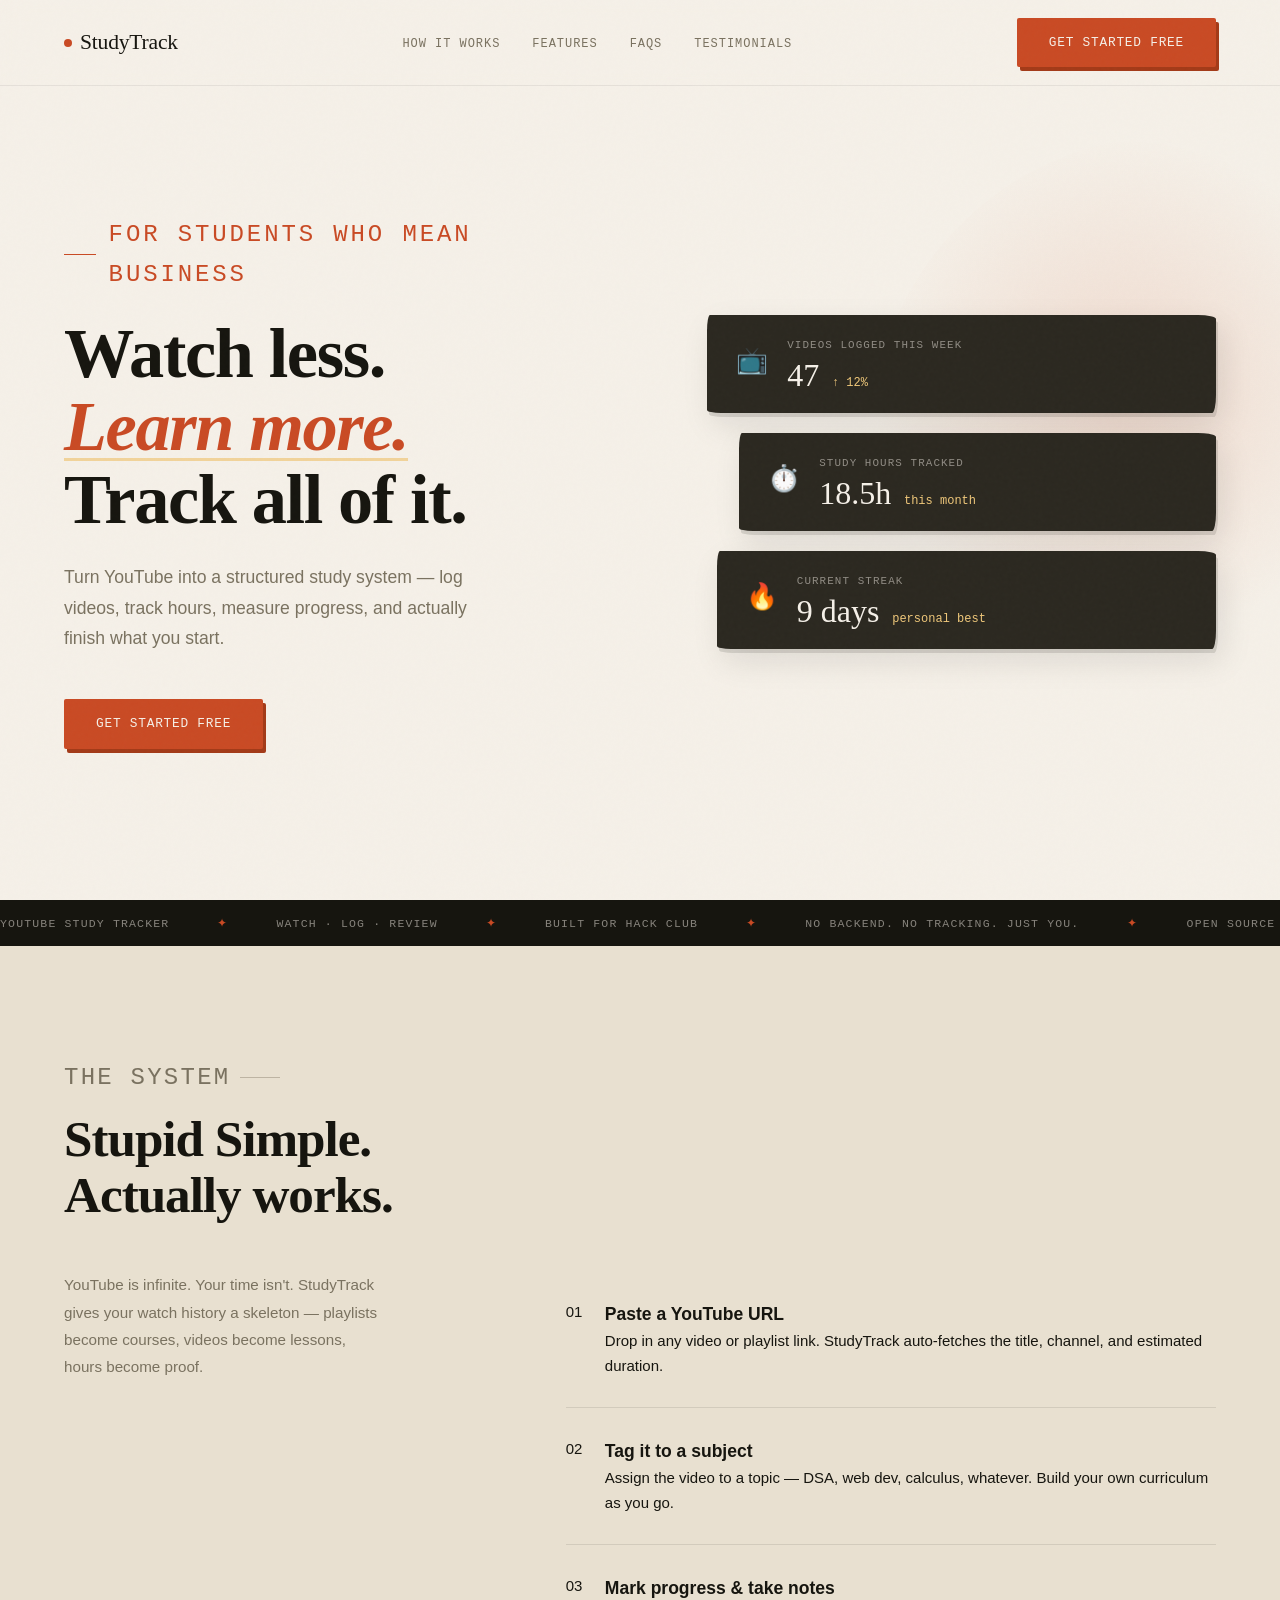
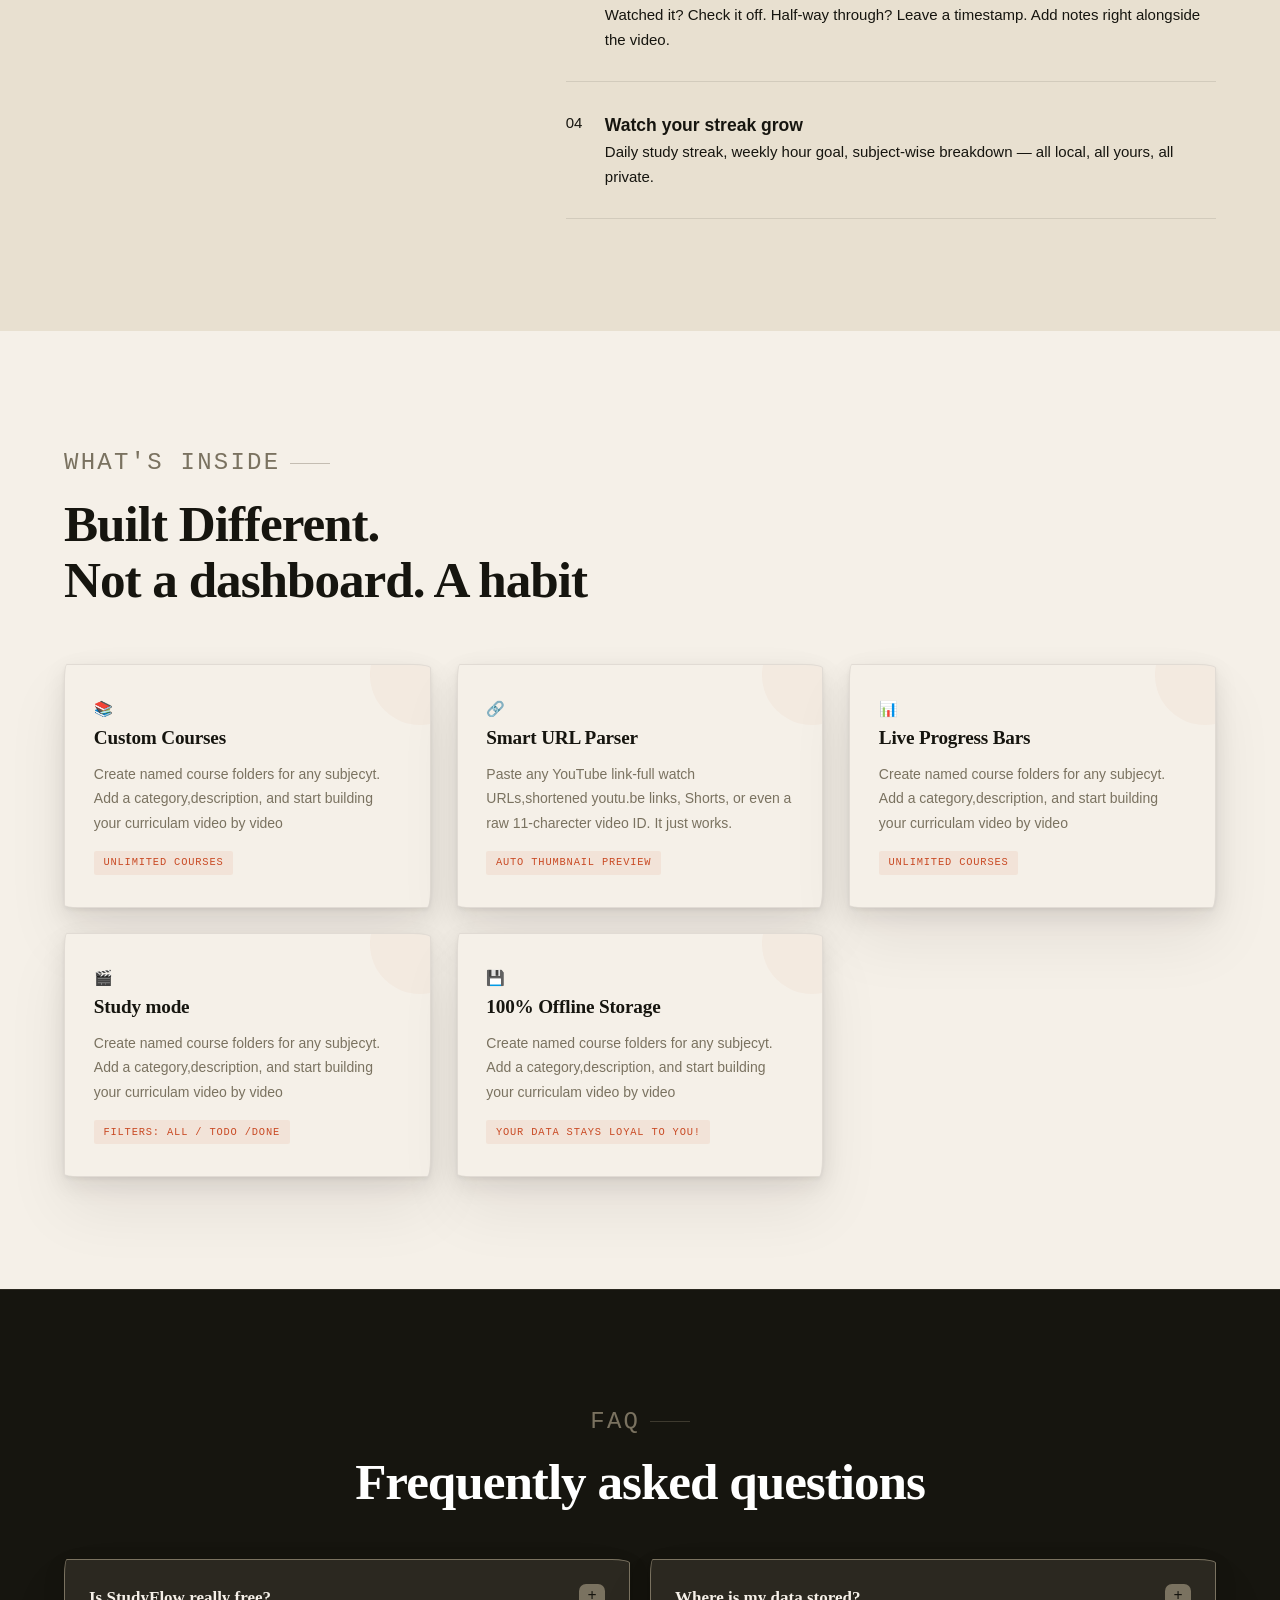
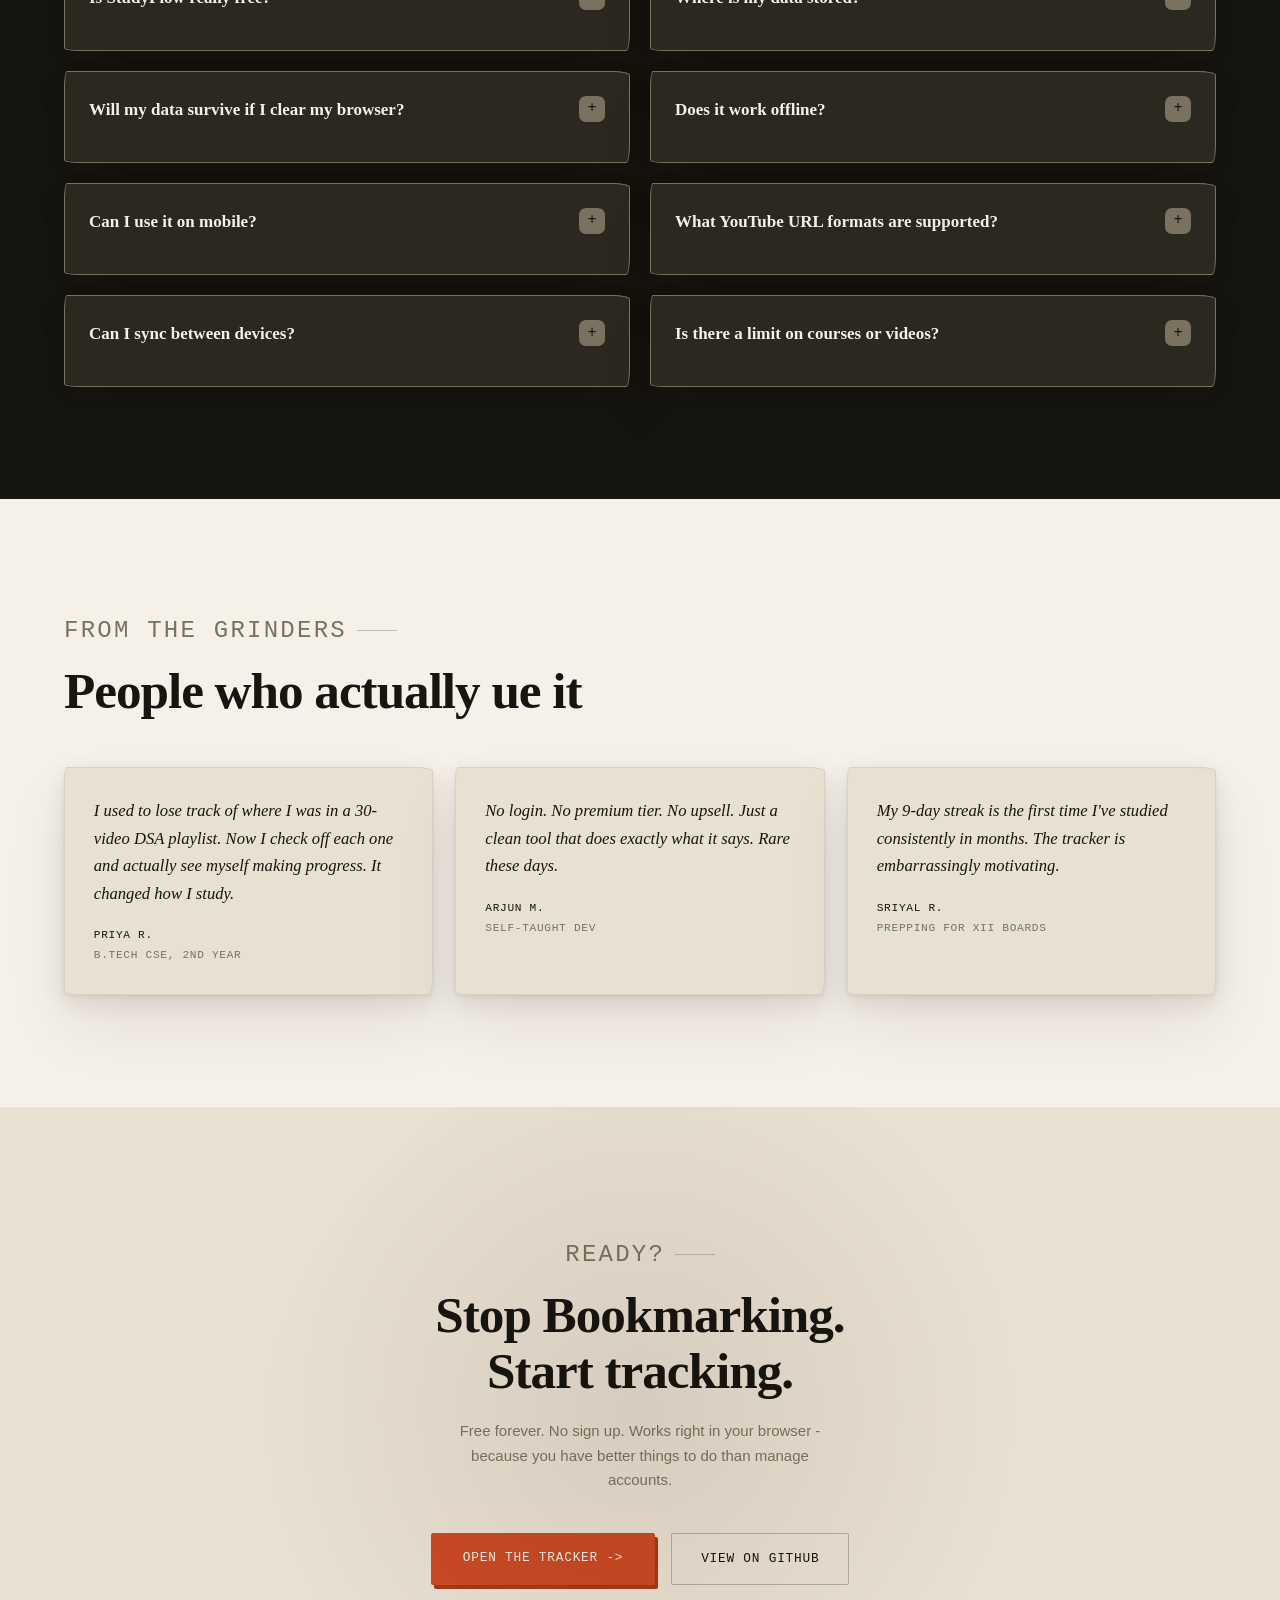
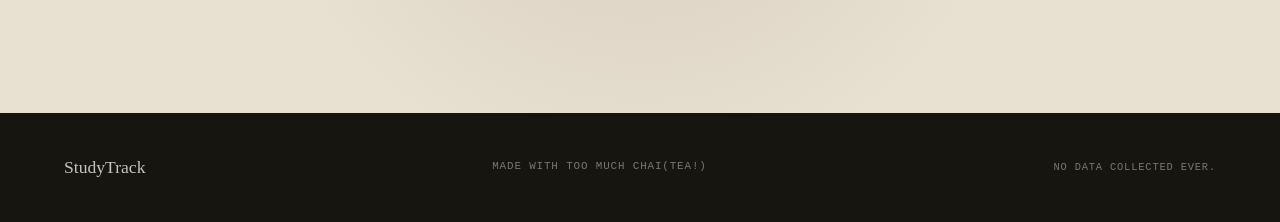
<file: index.html>
<!DOCTYPE html>
<html lang="en">
<head>
<meta charset="UTF-8"/>
<meta name="viewport" content="width=device-width,initial-scale=1.0"/>
<title>StudyTrack — Turn YouTube Into a Curriculum</title>
<link href="https://fonts.googleapis.com/css2?family=Playfair+Display:ital,wght@0,700;0,900;1,700&family=Epilogue:wght@300;400;500;600&family=JetBrains+Mono:wght@400;500&display=swap" rel="stylesheet"/>
<link rel="stylesheet" href="style.css">
</head>
<body>
 
<!-- NAV -->
<nav>
  <a class="nav-logo" href="#"><span class="dot"></span> StudyTrack</a>
  <ul class="nav-links">
    <li><a href="#how">How It Works</a></li>
    <li><a href="#features">Features</a></li>
    <li><a href="#faq">FAQs</a></li>
    <li><a href="#love">Testimonials</a></li>
  </ul>
  <!-- <button class="nav-cta" href="youtube-study-tracker.html">Start Free →</button> -->
        <a href="youtube-study-tracker.html" class="btn-primary">Get Started Free</a>
</nav>

<!-- HERO -->
<section class="hero">
  <div class="hero-text">
    <p class="hero-eyebrow">For students who mean business</p>
    <h1>Watch less.<br><em>Learn more.</em><br>Track all of it.</h1>
    <p class="hero-sub">
      Turn YouTube into a structured study system — log videos, track hours, measure progress, and actually finish what you start.
    </p>
    <div class="hero-actions">
      <a href="youtube-study-tracker.html" class="btn-primary">Get Started Free</a>
      <!-- <a href="#demo" class="btn-ghost">See the Demo</a> -->
    </div>
  </div>

  <div class="hero-widget">
    <div class="stat-card">
      <div class="stat-icon">📺</div>
      <div>
        <div class="stat-label">Videos logged this week</div>
        <div class="stat-val">47 <span>↑ 12%</span></div>
      </div>
    </div>
    <div class="stat-card">
      <div class="stat-icon">⏱️</div>
      <div>
        <div class="stat-label">Study hours tracked</div>
        <div class="stat-val">18.5h <span>this month</span></div>
      </div>
    </div>
    <div class="stat-card">
      <div class="stat-icon">🔥</div>
      <div>
        <div class="stat-label">Current streak</div>
        <div class="stat-val">9 days <span>personal best</span></div>
      </div>
    </div>
  </div>
</section>

<!-- MARQUEE -->
<div class="marquee-wrap">
  <div class="marquee-track">
    <span>YouTube Study Tracker</span>
    <span class="accent">✦</span>
    <span>Watch · Log · Review</span>
    <span class="accent">✦</span>
    <span>Built for Hack Club</span>
    <span class="accent">✦</span>
    <span>No backend. No tracking. Just you.</span>
    <span class="accent">✦</span>
    <span>Open Source</span>
    <span class="accent">✦</span>
    <span>GitHub Pages Ready</span>
    <span class="accent">✦</span>
    <span>YouTube Study Tracker</span>
    <span class="accent">✦</span>
    <span>Watch · Log · Review</span>
    <span class="accent">✦</span>
    <span>Built for Hack Club</span>
    <span class="accent">✦</span>
    <span>No backend. No tracking. Just you.</span>
    <span class="accent">✦</span>
    <span>Open Source</span>
    <span class="accent">✦</span>
    <span>GitHub Pages Ready</span>
    <span class="accent">✦</span>
  </div>
</div>

<!-- how work -->
<section class="how" id="how">
  <p class="section-label">The system</p>
  <h2>Stupid Simple. <br>Actually works.</h2>
  <div class="how-grid">
    <div class="how-intro">
      <p>
         YouTube is infinite. Your time isn't. StudyTrack gives your watch history a skeleton — playlists become courses, videos become lessons, hours become proof.
      </p>
    </div>
    <div class="steps">
      <div class="step">
        <div class="step-num">01</div>
        <div class="step-body">
          <h3>Paste a YouTube URL</h3>
          <p>Drop in any video or playlist link. StudyTrack auto-fetches the title, channel, and estimated duration.
          </p>
        </div>
      </div>
      <div class="step">
        <div class="step-num">02</div>
        <div class="step-body">
          <h3>Tag it to a subject</h3>
          <p>Assign the video to a topic — DSA, web dev, calculus, whatever. Build your own curriculum as you go.</p>
        </div>
      </div>
      <div class="step">
        <div class="step-num">03</div>
        <div class="step-body">
          <h3>Mark progress & take notes</h3>
          <p>Watched it? Check it off. Half-way through? Leave a timestamp. Add notes right alongside the video.</p>
        </div>
      </div>
      <div class="step">
        <div class="step-num">04</div>
        <div class="step-body">
          <h3>Watch your streak grow</h3>
          <p>Daily study streak, weekly hour goal, subject-wise breakdown — all local, all yours, all private.</p>
        </div>
      </div>
    </div>
  </div>
</section>



<!-- Features -->
<section id="features">
  <p class="section-label">What's inside</p>
  <h2>Built Different. <br>Not a dashboard. A habit</h2>

  <div class="features-grid">
    <div class="feat-card">
      <span class="feat-emogi">📚</span>
      <h3>Custom Courses</h3>
      <p>Create named course folders for any subjecyt. Add a category,description, and start building your curriculam video by video</p>
      <span class="feat-tag">Unlimited Courses</span>
    </div>
       <div class="feat-card">
      <span class="feat-emogi">🔗</span>
      <h3>Smart URL Parser</h3>
      <p> Paste any YouTube link-full watch URLs,shortened youtu.be links, Shorts, or even a raw 11-charecter video ID. It just works.</p>
      <span class="feat-tag">Auto Thumbnail preview</span>
    </div>
       <div class="feat-card">
      <span class="feat-emogi">📊</span>
      <h3>Live Progress Bars</h3>
      <p>Create named course folders for any subjecyt. Add a category,description, and start building your curriculam video by video</p>
      <span class="feat-tag">Unlimited Courses</span>
    </div>
       <div class="feat-card">
      <span class="feat-emogi">🎬</span>
      <h3>Study mode</h3>
      <p>Create named course folders for any subjecyt. Add a category,description, and start building your curriculam video by video</p>
      <span class="feat-tag">Filters: All / Todo /Done</span>
    </div>
       <!-- <div class="feat-card">
      <span class="feat-emogi">🔍</span>
      <h3>Filter & Search</h3>
      <p>Create named course folders for any subjecyt. Add a category,description, and start building your curriculam video by video</p>
      <span class="feat-tag">8 categories</span>
    </div> -->
     <div class="feat-card">
      <span class="feat-emogi">💾</span>
      <h3>100% Offline Storage</h3>
      <p>Create named course folders for any subjecyt. Add a category,description, and start building your curriculam video by video</p>
      <span class="feat-tag">Your data stays loyal to you!</span>
    </div>
  </div>
</section>


<!-- FAQ -->
<section class="faq-section" id="faq">
  <div class="container">
    <div style="text-align:center;margin-bottom:0">
      <div class="section-label reveal" style="justify-content:center">FAQ</div>
      <h2 class="section-h reveal">Frequently asked questions</h2>
    </div>
    <div class="faq-grid">
      <div class="faq-item" onclick="this.classList.toggle('open')">
        <div class="faq-q">Is StudyFlow really free?<div class="faq-toggle">+</div></div>
        <div class="faq-a">Yes, completely free — forever. There's no premium tier, no ads, and no plans to monetise. It's a static HTML file you can download and run locally.</div>
      </div>
      <div class="faq-item" onclick="this.classList.toggle('open')">
        <div class="faq-q">Where is my data stored?<div class="faq-toggle">+</div></div>
        <div class="faq-a">All data is stored in your browser's localStorage under the key <code style="font-family:var(--mono);font-size:12px">studyflow_v1</code>. Nothing is sent to any server. Your data never leaves your device.</div>
      </div>
      <div class="faq-item" onclick="this.classList.toggle('open')">
        <div class="faq-q">Will my data survive if I clear my browser?<div class="faq-toggle">+</div></div>
        <div class="faq-a">Clearing browser data will erase localStorage. To prevent this, back up your data by exporting the localStorage value from DevTools. We plan to add an export/import feature soon.</div>
      </div>
      <div class="faq-item" onclick="this.classList.toggle('open')">
        <div class="faq-q">Does it work offline?<div class="faq-toggle">+</div></div>
        <div class="faq-a">Yes! All app functionality works offline — creating courses, tracking progress, marking completions. You only need internet to actually watch videos on YouTube.</div>
      </div>
      <div class="faq-item" onclick="this.classList.toggle('open')">
        <div class="faq-q">Can I use it on mobile?<div class="faq-toggle">+</div></div>
        <div class="faq-a">The app is functional on mobile browsers, though it's primarily designed for desktop use. The layout adapts to smaller screens. A dedicated mobile-optimised version is on the roadmap.</div>
      </div>
      <div class="faq-item" onclick="this.classList.toggle('open')">
        <div class="faq-q">What YouTube URL formats are supported?<div class="faq-toggle">+</div></div>
        <div class="faq-a">All standard YouTube URL formats work: youtube.com/watch?v=ID, youtu.be/ID, youtube.com/shorts/ID, youtube.com/embed/ID, and even the raw 11-character video ID on its own.</div>
      </div>
      <div class="faq-item" onclick="this.classList.toggle('open')">
        <div class="faq-q">Can I sync between devices?<div class="faq-toggle">+</div></div>
        <div class="faq-a">Not yet — since data lives in localStorage, it's device-specific. Cross-device sync via export/import JSON is planned. In the meantime, manual backup via DevTools works.</div>
      </div>
      <div class="faq-item" onclick="this.classList.toggle('open')">
        <div class="faq-q">Is there a limit on courses or videos?<div class="faq-toggle">+</div></div>
        <div class="faq-a">There's no hard limit set by the app. The practical limit is localStorage size (~5MB in most browsers), which is more than enough for thousands of courses and videos.</div>
      </div>
    </div>
  </div>
</section>

<!-- Testimonials -->
<section class="testimonials" id="love">
  <p class="section-label">From the grinders</p>
  <h2>People who actually ue it</h2>
  <div class="testi-grid">
    <div class="testi-card">
      <blockquote>
        I used to lose track of where I was in a 30-video DSA playlist. Now I check off each one and actually see myself making progress. It changed how I study.
      </blockquote>
      <div class="testi-author"><strong>Priya R.</strong>B.Tech CSE, 2nd year</div>
    </div>
     <div class="testi-card">
      <blockquote>No login. No premium tier. No upsell. Just a clean tool that does exactly what it says. Rare these days.</blockquote>
      <div class="testi-author"><strong>Arjun M.</strong>Self-taught dev </div>
    </div>
    <div class="testi-card">
      <blockquote>My 9-day streak is the first time I've studied consistently in months. The tracker is embarrassingly motivating.</blockquote>
      <div class="testi-author"><strong>Sriyal R.</strong>Prepping for xii Boards</div>
    </div>
  </div>
</section>


<!-- cta  -->
 <section class="cta-section">
  <p class="section-label" style="justify-content: center;">Ready?</p>
  <h2>Stop Bookmarking. <br> Start tracking.</h2>
  <p class="cta-sub">Free forever. No sign up. Works right in your browser - because you have better things to do than manage accounts.</p>
  <div class="cta-actions">
    <a href="youtube-study-tracker.html" class="btn-primary"> Open the Tracker -> </a>
    <a href="https://github.com/Soujanya-webdev/Study-tracker" class="btn-ghost">View on GitHub</a>
  </div>
 </section>

 <!-- footer  -->
  <footer>
    <div class="footer-logo" href="index.html" >StudyTrack</div>
    <div class="footer-mono">
      Made with too much Chai(Tea!)
    </div>
    <div class="footer-mono" style="font-size: .65rem;">
      No data collected ever.
    </div>
  </footer>
  <script src="script.js"></script>
</body>
</html>
</file>
<file: style.css>
:root {
    --ink:      #16150f;
    --paper:    #f5f0e8;
    --rust:     #c94a24;
    --rust-dim: #a33a18;
    --fog:      #e8e0d0;
    --muted:    #7a7260;
    --charcoal: #2b2820;
    --highlight:#f0c87a;

    --r-blob:   60% 40% 30% 70% / 60% 30% 70% 40%;
    --r-card:   3px 18px 4px 14px / 16px 4px 18px 3px;

    --serif:    'DM Serif Display', Georgia, serif;
    --mono:     'IBM Plex Mono', monospace;
    --sans:     'Instrument Sans', sans-serif;

    --shadow-soft:
      0 2px 4px rgba(22,21,15,.06),
      0 8px 24px rgba(22,21,15,.09),
      0 32px 64px rgba(22,21,15,.07);
    --shadow-card:
      2px 4px 0px rgba(22,21,15,.12),
      6px 12px 32px rgba(22,21,15,.10);
  }

  /* ── RESET ────────────────────────────────────────────────── */
  *, *::before, *::after { box-sizing: border-box; margin: 0; padding: 0; }
  html { scroll-behavior: smooth; }
  body {
    background: var(--paper);
    color: var(--ink);
    font-family: var(--sans);
    font-size: clamp(15px, 1.1vw, 17px);
    line-height: 1.65;
    overflow-x: hidden;
  }

  /* ── GRAIN OVERLAY ───────────────────────────────────────── */
  body::before {
    content: '';
    position: fixed; inset: 0;
    background-image: url("data:image/svg+xml,%3Csvg viewBox='0 0 256 256' xmlns='http://www.w3.org/2000/svg'%3E%3Cfilter id='noise'%3E%3CfeTurbulence type='fractalNoise' baseFrequency='0.9' numOctaves='4' stitchTiles='stitch'/%3E%3C/filter%3E%3Crect width='100%25' height='100%25' filter='url(%23noise)' opacity='0.035'/%3E%3C/svg%3E");
    pointer-events: none; z-index: 9999;
    opacity: .55;
  }

  /* ── NAV ──────────────────────────────────────────────────── */
  nav {
    position: fixed; top: 0; left: 0; right: 0;
    z-index: 100;
    display: flex; align-items: center; justify-content: space-between;
    padding: 1.1rem clamp(1.5rem, 5vw, 4rem);
    background: rgba(245,240,232,.88);
    backdrop-filter: blur(12px);
    border-bottom: 1px solid rgba(22,21,15,.07);
  }
  .nav-logo {
    font-family: var(--serif);
    font-size: clamp(1.1rem, 2vw, 1.35rem);
    letter-spacing: -.01em;
    color: var(--ink);
    text-decoration: none;
    display: flex; align-items: center; gap: .5rem;
  }
  .nav-logo .dot {
    width: 8px; height: 8px;
    background: var(--rust);
    border-radius: 50%;
    display: inline-block;
    animation: pulse 2.4s ease-in-out infinite;
  }
  @keyframes pulse {
    0%,100% { transform: scale(1); opacity:1; }
    50% { transform: scale(1.5); opacity:.7; }
  }
  .nav-links {
    display: flex; gap: 2rem; list-style: none;
  }
  .nav-links a {
    font-family: var(--mono);
    font-size: .75rem;
    letter-spacing: .08em;
    text-transform: uppercase;
    color: var(--muted);
    text-decoration: none;
    transition: color .2s;
  }
  .nav-links a:hover { color: var(--rust); }
  .nav-cta {
    font-family: var(--mono);
    font-size: .75rem;
    letter-spacing: .06em;
    text-transform: uppercase;
    background: var(--ink);
    color: var(--paper);
    border: none; cursor: pointer;
    padding: .55rem 1.2rem;
    border-radius: 2px;
    transition: background .2s, transform .15s;
  }
  .nav-cta:hover { background: var(--rust); transform: translateY(-1px); }

  /* ── HERO ─────────────────────────────────────────────────── */
  .hero {
    min-height: 100dvh;
    padding: clamp(6rem,14vw,10rem) clamp(1.5rem, 5vw, 4rem) clamp(4rem,8vw,6rem);
    display: grid;
    grid-template-columns: 1fr 1fr;
    gap: 2rem;
    align-items: center;
    position: relative;
  }
  .hero::after {
    content: '';
    position: absolute;
    right: -8vw; top: 15%;
    width: clamp(280px, 40vw, 560px);
    aspect-ratio: 1;
    background: radial-gradient(ellipse, rgba(201,74,36,.13) 0%, transparent 70%);
    border-radius: var(--r-blob);
    animation: morphBlob 12s ease-in-out infinite alternate;
    pointer-events: none;
  }
  @keyframes morphBlob {
    0%   { border-radius: 60% 40% 30% 70% / 60% 30% 70% 40%; }
    33%  { border-radius: 40% 60% 70% 30% / 40% 70% 30% 60%; }
    66%  { border-radius: 50% 50% 40% 60% / 30% 60% 40% 70%; }
    100% { border-radius: 60% 40% 30% 70% / 60% 30% 70% 40%; }
  }

  .hero-text { position: relative; z-index: 2; }
  .hero-eyebrow {
    font-family: var(--mono);
    font-size: 1.5rem;
    letter-spacing: .12em;
    text-transform: uppercase;
    color: var(--rust);
    margin-bottom: 1.4rem;
    display: flex; align-items: center; gap: .8rem;
  }
  .hero-eyebrow::before {
    content: '';
    display: block; width: 32px; height: 1px;
    background: var(--rust);
  }

  h1 {
    font-family: var(--serif);
    font-size: clamp(2.8rem, 5.5vw, 5.5rem);
    line-height: 1.04;
    letter-spacing: -.02em;
    color: var(--ink);
    margin-bottom: 1.6rem;
  }
  h1 em {
    font-style: italic;
    color: var(--rust);
    position: relative;
  }
  h1 em::after {
    content: '';
    position: absolute;
    left: 0; bottom: .05em;
    width: 100%; height: 3px;
    background: var(--highlight);
    opacity: .7;
  }

  .hero-sub {
    font-size: clamp(.9rem, 1.4vw, 1.1rem);
    color: var(--muted);
    max-width: 42ch;
    margin-bottom: 2.8rem;
    line-height: 1.75;
  }

  .hero-actions {
    display: flex; gap: 1rem; flex-wrap: wrap; align-items: center;
  }
  .btn-primary {
    font-family: var(--mono);
    font-size: .8rem;
    letter-spacing: .06em;
    text-transform: uppercase;
    background: var(--rust);
    color: var(--paper);
    border: none; cursor: pointer;
    padding: .9rem 2rem;
    border-radius: 2px;
    box-shadow: 3px 4px 0 var(--rust-dim);
    transition: transform .15s, box-shadow .15s;
    text-decoration: none; display: inline-block;
  }
  .btn-primary:hover {
    transform: translate(-2px,-2px);
    box-shadow: 5px 6px 0 var(--rust-dim);
  }
  .btn-ghost {
    font-family: var(--mono);
    font-size: .8rem;
    letter-spacing: .06em;
    text-transform: uppercase;
    background: transparent;
    color: var(--ink);
    border: 1.5px solid rgba(22,21,15,.25);
    cursor: pointer;
    padding: .9rem 1.8rem;
    border-radius: 2px;
    transition: border-color .2s, color .2s;
    text-decoration: none; display: inline-block;
  }
  .btn-ghost:hover { border-color: var(--rust); color: var(--rust); }

  /* ── HERO STATS WIDGET ──────────────────────────────────── */
  .hero-widget {
    position: relative; z-index: 2;
    display: flex; flex-direction: column; gap: 1.2rem;
    padding-left: 4vw;
  }
  .stat-card {
    background: var(--charcoal);
    color: var(--paper);
    padding: 1.4rem 1.8rem;
    border-radius: var(--r-card);
    box-shadow: var(--shadow-card);
    display: flex; gap: 1.2rem; align-items: flex-start;
    transition: transform .25s;
    animation: slideIn .6s ease both;
  }
  .stat-card:nth-child(1) { animation-delay: .1s; margin-left: 0; }
  .stat-card:nth-child(2) { animation-delay: .22s; margin-left: 2rem; }
  .stat-card:nth-child(3) { animation-delay: .34s; margin-left: .6rem; }
  @keyframes slideIn {
    from { opacity: 0; transform: translateY(18px); }
    to   { opacity: 1; transform: translateY(0); }
  }
  .stat-card:hover { transform: translateY(-3px) rotate(.3deg); }
  .stat-icon {
    font-size: 1.6rem; flex-shrink: 0;
    margin-top: .1rem;
  }
  .stat-label {
    font-family: var(--mono);
    font-size: .68rem;
    letter-spacing: .1em;
    text-transform: uppercase;
    color: rgba(245,240,232,.5);
    margin-bottom: .25rem;
  }
  .stat-val {
    font-family: var(--serif);
    font-size: clamp(1.4rem, 2.5vw, 2rem);
    line-height: 1;
  }
  .stat-val span {
    font-family: var(--mono);
    font-size: .75rem;
    color: var(--highlight);
    margin-left: .3rem;
  }
 /* ── MARQUEE ──────────────────────────────────────────────── */
  .marquee-wrap {
    background: var(--ink);
    padding: .85rem 0;
    overflow: hidden;
    position: relative;
  }
  .marquee-track {
    display: flex; gap: 3rem;
    white-space: nowrap;
    animation: marquee 22s linear infinite;
  }
  .marquee-track span {
    font-family: var(--mono);
    font-size: .72rem;
    letter-spacing: .1em;
    text-transform: uppercase;
    color: rgba(245,240,232,.5);
    flex-shrink: 0;
  }
  .marquee-track .accent { color: var(--rust); }
  @keyframes marquee {
    from { transform: translateX(0); }
    to   { transform: translateX(-50%); }
  }

  /* section shell  */
  section{
    padding: clamp(4rem, 10vw, 7rem) clamp(1.5rem, 5vw, 4rem);
  }
  .section-label{
    font-family: var(--mono);
    font-size: 1.5rem;
    letter-spacing: .14rem;
    text-transform: uppercase;
    color: var(--muted);
    margin-bottom: .8rem;
    display: flex; align-items: center; gap: .6rem;
  }
  .section-h {
    color: #fff;
  }
.section-label::after {
    content: '';
    display: block; height: 1px; width: 40px;
    background: currentColor;
    opacity: .4;
}
h2{
    font-family: var(--serif);
    font-size: clamp(2rem, 4vw, 3.6rem);
    line-height: 1.1;
    letter-spacing: -.02em;
    margin-bottom: 1.5rem;
    color: var(--ink);
}

/* how it works  */

.how{
    background: var(--fog);
}
    .how-grid{
        display: grid;
        align-items: start;
        margin-top: 3rem;
        gap: clamp(2rem, 5vw, 5rem);
        grid-template-columns: 38% 1fr;
    }
.how-intro p{
    color: var(--muted);
    max-width: 38ch;
    font-size: .95rem;
    line-height: 1.8;
}
.steps {
    display: flex; flex-direction: column; gap: 0;
}
.step{
    display: flex;
    gap: 1.4rem;
    padding: 1.8rem 0;
    border-bottom: 1px solid rgba(22,21,15,.1);
    position: relative;
    transition: padding-left .3s;
}

/* testimonials  */

.testimonials{
  background: var();
}
.testi-grid{
  display: grid;
  grid-template-columns: repeat(3, 1fr);
  gap: 1.4rem;
  margin-top: 3rem;
}
.testi-card{
 background: var(--fog);
 padding: 1.8rem;
 border-radius: var(--r-card);
 box-shadow: var(--shadow-soft);
 border: 1px solid rgba(22,21,15,.07);
 position: relative;
}
.testi-author strong{

  display: block; color: var(--ink); font-weight: 500; margin-bottom: .1rem;
}
.testi-author {
  font-size: .7rem;
  letter-spacing: .06em;
  color: var(--muted);
  text-transform: uppercase;
  font-family: var(--mono);
}
 
  .testi-author strong {
    display: block;
    color: var(--ink);
    font-weight: 500;
    margin-bottom: .1rem;
  }
.testi-card:nth-child(2) { transform: translateY(1.2rem); }
  .testi-card blockquote {
    font-family: var(--serif);
    font-size: clamp(.95rem, 1.3vw, 1.1rem);
    line-height: 1.65;
    color: var(--ink);
    font-style: italic;
    margin-bottom: 1.2rem;
  }

  /* cta  */
  .cta-section {
    text-align: center;
    padding: clamp(5rem, 10vw, 8rem) clamp(1.5rem, 5vw, 4rem);
    position: relative; overflow: hidden;
    background: var(--fog);
  }
  .cta-section::before {
    content: '';
    position: absolute;
    left: 50%; top: 50%;
    transform: translate(-50%, -50%);
    width: 60vw; height: 60vw;
    background: radial-gradient(ellipse, rgba(37, 11, 4, 0.09), transparent 70%);
    border-radius: var(--r-blob);
    animation: morphBlob 14s ease-in-out infinite alternate;
    pointer-events: none;
  }
  .cta-section h2 {
    max-width: 18ch;
    margin: 0 auto 1.2rem;
  }
  .cta-sub {
    color: var(--muted);
    max-width: 45ch;
    margin: 0 auto 2.5rem;
  }
  .cta-actions {
    display: flex; gap: 1rem;
    justify-content: center; flex-wrap: wrap;
  }
  /* ── FEATURES ─────────────────────────────────────────────── */
  .features-grid {
    display: grid;
    grid-template-columns: repeat(auto-fill, minmax(min(100%, 280px), 1fr));
    gap: 1.6rem;
    margin-top: 3.5rem;
  }
  .feat-card {
    background: var(--paper);
    border: 1px solid rgba(22,21,15,.09);
    border-radius: var(--r-card);
    padding: 2rem 1.8rem;
    box-shadow: var(--shadow-soft);
    transition: transform .25s, box-shadow .25s;
    position: relative; overflow: hidden;
  }
  .feat-card::before {
    content: '';
    position: absolute;
    top: -40px; right: -40px;
    width: 100px; height: 100px;
    background: var(--rust);
    border-radius: 50%;
    opacity: .04;
    transition: transform .4s, opacity .4s;
  }
  .feat-card:hover::before { transform: scale(3); opacity: .07; }
  .feat-card:hover {
    transform: translateY(-5px) rotate(-.4deg);
    box-shadow: 4px 16px 48px rgba(22,21,15,.12);
  }
  .feat-emoji { font-size: 1.8rem; margin-bottom: 1rem; display: block; }
  .feat-card h3 {
    font-family: var(--serif);
    font-size: 1.2rem;
    letter-spacing: -.01em;
    margin-bottom: .5rem;
  }
  .feat-card p {
    font-size: .875rem;
    color: var(--muted);
    line-height: 1.75;
  }
  .feat-tag {
    display: inline-block;
    margin-top: 1rem;
    font-family: var(--mono);
    font-size: .65rem;
    letter-spacing: .08em;
    text-transform: uppercase;
    color: var(--rust);
    background: rgba(201,74,36,.08);
    padding: .2rem .6rem;
    border-radius: 2px;
  }
  /* ── FOOTER ─────────────────────────────────────────────── */
  footer {
    background: var(--ink);
    color: rgba(245,240,232,.45);
    padding: 2.5rem clamp(1.5rem, 5vw, 4rem);
    display: flex;
    justify-content: space-between; align-items: center;
    flex-wrap: wrap; gap: 1rem;
  }
  .footer-logo {
    font-family: var(--serif);
    font-size: 1.1rem;
    color: rgba(245,240,232,.8);
  }
  .footer-mono {
    font-family: var(--mono);
    font-size: .68rem;
    letter-spacing: .08em;
    text-transform: uppercase;
  }
  footer a { color: var(--rust); text-decoration: none; }
  footer a:hover { text-decoration: underline; }

  /* ── RESPONSIVE ─────────────────────────────────────────── */
  @media (max-width: 900px) {
    .hero { grid-template-columns: 1fr; min-height: auto; }
    .hero::after { display: none; }
    .hero-widget { padding-left: 0; }
    .stat-card:nth-child(2) { margin-left: 1rem; }
    .how-grid { grid-template-columns: 1fr; }
    .mockup-layout { grid-template-columns: 1fr; }
    .testi-grid { grid-template-columns: 1fr; }
    .testi-card:nth-child(2) { transform: none; }
    .nav-links { display: none; }
  }
 /* ── RESPONSIVE ─────────────────────────────────────────── */
  @media (max-width: 900px) {
    .hero { grid-template-columns: 1fr; min-height: auto; }
    .hero::after { display: none; }
    .hero-widget { padding-left: 0; }
    .stat-card:nth-child(2) { margin-left: 1rem; }
    .how-grid { grid-template-columns: 1fr; }
    .mockup-layout { grid-template-columns: 1fr; }
    .testi-grid { grid-template-columns: 1fr; }
    .testi-card:nth-child(2) { transform: none; }
    .nav-links { display: none; }
  }


/* ── FAQ ── */
.faq-section {
  background: var(--ink); /* Dark background */
  border-top: 1px solid var(--charcoal);
  font-family: var(--sans);
}

.faq-grid {
  display: grid;
  grid-template-columns: 1fr 1fr;
  gap: 20px;
  margin-top: 48px;
}

.faq-item {
  background: var(--charcoal); /* Darker surface for contrast */
  border: 1px solid var(--muted);
  border-radius: var(--r-card); /* Applied your custom card radius */
  padding: 24px;
  transition: all 0.2s ease;
  cursor: pointer;
  box-shadow: var(--shadow-soft);
}

.faq-item:hover {
  border-color: var(--highlight);
  background: #363228; /* Slight lighten on hover */
}

.faq-item.open {
  border-color: var(--rust);
  background: var(--charcoal);
}

.faq-q {
  font-family: var(--serif); /* Using serif for the questions */
  font-size: 17px; /* Increased slightly for serif readability */
  font-weight: 600;
  color: var(--paper);
  display: flex;
  justify-content: space-between;
  align-items: flex-start;
  gap: 12px;
}

.faq-toggle {
  width: 26px;
  height: 26px;
  border-radius: 7px;
  background: var(--muted);
  display: flex;
  align-items: center;
  justify-content: center;
  flex-shrink: 0;
  color: var(--ink);
  transition: all 0.2s;
  font-size: 16px;
}

.faq-item.open .faq-toggle {
  background: var(--rust);
  color: var(--paper);
  transform: rotate(45deg);
}

.faq-a {
  font-family: var(--sans);
  font-size: 14px;
  color: var(--fog); /* Softer off-white for body text */
  line-height: 1.7;
  margin-top: 14px;
  max-height: 0;
  overflow: hidden;
  transition: max-height 0.4s ease, opacity 0.3s;
  opacity: 0;
}

.faq-item.open .faq-a {
  max-height: 300px; /* Increased slightly for long answers */
  opacity: 1;
}
</file>
